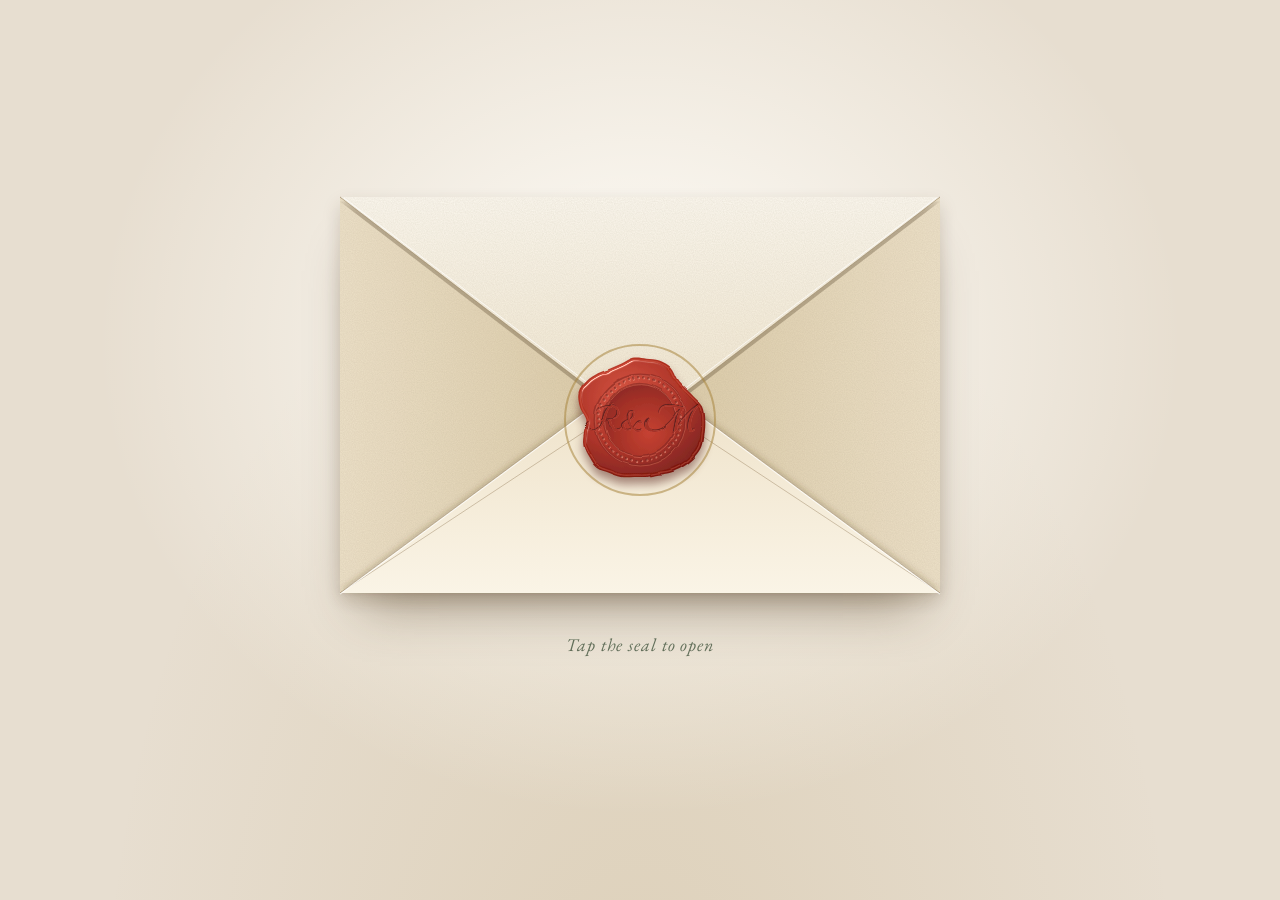
<file: envelope.html>
<!DOCTYPE html>
<html lang="en">
<head>
<meta charset="UTF-8">
<meta name="viewport" content="width=device-width, initial-scale=1.0">
<meta name="theme-color" content="#F4ECDD">
<title>Reymond &amp; Ma. Joan — You're Invited</title>
<link rel="preconnect" href="https://fonts.googleapis.com">
<link href="https://fonts.googleapis.com/css2?family=Cormorant+Garamond:ital,wght@0,400;0,500;0,600;1,400&family=EB+Garamond:ital,wght@0,400;0,500;1,400&family=Tangerine:wght@400;700&display=swap" rel="stylesheet">
<link rel="prefetch" href="landing.html">
<style>
  :root{
    --ivory:#FAF6EF;
    --forest:#2E3B2C;
    --forest-soft:#4A5B45;
    --gold:#A8863F;
    --gold-soft:#C9AC72;
    --blush:#E7DED0;
  }
  *{ box-sizing:border-box; -webkit-tap-highlight-color:transparent; }
  html,body{ margin:0; height:100%; }
  body{
    background:
      radial-gradient(ellipse at 50% 38%, #FFFDF8 0%, rgba(255,253,248,0) 60%),
      radial-gradient(ellipse at 50% 120%, rgba(168,134,63,0.16), transparent 60%),
      var(--blush);
    font-family:'EB Garamond', serif;
    color:var(--forest);
    overflow:hidden;
  }

  .scene{
    position:relative; z-index:2;
    height:100%;
    display:flex; flex-direction:column;
    align-items:center; justify-content:center;
    padding:24px 0 8vh;
    transition:opacity .55s ease;
  }
  .scene.leaving{ opacity:0; }

  /* ---------- ENVELOPE ---------- */
  .envelope{
    --w:min(92vw, 600px);
    position:relative;
    width:var(--w);
    height:calc(var(--w) * 0.66);
    perspective:1400px;
    animation:env-in 1s cubic-bezier(.2,.8,.2,1) backwards;
    transition:transform 1.1s cubic-bezier(.5,0,.2,1);
  }
  @keyframes env-in{
    from{ opacity:0; transform:translateY(26px) scale(.96); }
    to{ opacity:1; transform:none; }
  }
  .envelope > *{ position:absolute; }

  .env-back{
    inset:0;
    border-radius:3px;
    background:linear-gradient(180deg,#D9C79F,#CDB88C);
    box-shadow:0 34px 50px -22px rgba(70,48,20,.45), 0 8px 18px rgba(70,48,20,.18);
    z-index:1;
  }

  /* letter / invitation card */
  .letter{
    left:6%; top:7%;
    width:88%; height:88%;
    z-index:2;
    background:linear-gradient(180deg,#FFFDF8,#F8F1E4);
    border:1px solid var(--gold-soft);
    box-shadow:0 2px 10px rgba(70,48,20,.18);
    padding:2.2%;
    transform:translateY(0);
  }
  .letter::before{
    content:""; position:absolute; inset:2.2%;
    border:1px solid rgba(201,172,114,.65);
  }
  .letter-in{
    position:relative; height:100%;
    display:flex; flex-direction:column; align-items:center;
    text-align:center; padding-top:calc(var(--w) * .035);
  }
  .l-eyebrow{
    margin:0; font-style:italic; color:var(--forest-soft);
    font-size:clamp(11px, calc(var(--w) * .026), 15px); letter-spacing:.04em;
  }
  .l-names{
    margin:.1em 0 0; font-family:'Tangerine','Cormorant Garamond',serif; font-weight:700;
    color:var(--forest); line-height:.95;
    font-size:clamp(30px, calc(var(--w) * .1), 64px); white-space:nowrap;
  }
  .l-names .amp{ color:var(--gold); font-size:.8em; margin:0 .08em; }
  .l-date{
    margin:.5em 0 0; letter-spacing:.16em; text-transform:uppercase;
    font-size:clamp(10px, calc(var(--w) * .022), 13px); color:var(--forest-soft);
  }

  /* front of the envelope (side + bottom flaps) */
  .pocket{ inset:0; width:100%; height:100%; z-index:3; display:block; overflow:visible; pointer-events:none; }

  /* soft shadow the closed top flap casts onto the pocket */
  .flap-shadow{
    left:0; top:0; width:100%; height:58%;
    z-index:3;
    clip-path:polygon(0 0,100% 0,50% 100%);
    background:rgba(60,40,16,.55);
    filter:blur(7px);
    transform:translateY(5px);
    opacity:.5;
    transition:opacity .35s ease;
    pointer-events:none;
  }

  /* top flap (rotates open around its top edge) */
  .flap{
    left:0; top:0; width:100%; height:58%;
    z-index:4;
    transform-origin:50% 0;
    transform-style:preserve-3d;
    pointer-events:none;
  }
  .flap svg{
    position:absolute; inset:0; width:100%; height:100%;
    display:block; overflow:visible;
    backface-visibility:hidden; -webkit-backface-visibility:hidden;
  }
  .flap .face-in{ transform:rotateY(180deg); }

  /* ---------- WAX SEAL BUTTON ---------- */
  .seal{
    --s:max(88px, calc(var(--w) * .24));
    left:50%; top:56.5%;
    width:var(--s); height:var(--s);
    margin:calc(var(--s) / -2) 0 0 calc(var(--s) / -2);
    padding:0; border:0; background:none; cursor:pointer;
    z-index:6;
    border-radius:50%;
    animation:seal-breathe 2.8s ease-in-out 1.2s infinite;
  }
  .seal svg{
    width:100%; height:100%; display:block; overflow:visible;
    filter:drop-shadow(0 7px 5px rgba(70,14,8,.45));
    transition:transform .18s ease;
  }
  .seal:hover svg{ transform:scale(1.05) rotate(-2deg); }
  .seal:active svg{ transform:scale(.93); }
  .seal:focus-visible{ outline:2px solid var(--gold); outline-offset:6px; }
  .seal::after{               /* invitation ring that pulses outward */
    content:""; position:absolute; inset:-4px; border-radius:50%;
    border:2px solid rgba(168,134,63,.55);
    animation:seal-ping 2.8s ease-out 1.2s infinite;
    pointer-events:none;
  }
  @keyframes seal-breathe{ 0%,100%{ transform:scale(1); } 50%{ transform:scale(1.045); } }
  @keyframes seal-ping{
    0%{ transform:scale(.92); opacity:.9; }
    70%,100%{ transform:scale(1.45); opacity:0; }
  }

  .hint{
    margin:clamp(22px, 5vh, 40px) 0 0;
    font-style:italic; letter-spacing:.05em;
    font-size:clamp(15px, 4vw, 18px);
    color:var(--forest-soft);
    opacity:0;
    animation:hint-in 1s ease 1.3s forwards;
    transition:opacity .4s ease;
  }
  @keyframes hint-in{ to{ opacity:.85; } }

  /* ---------- OPENING SEQUENCE (added by JS on tap) ---------- */
  .opening .hint{ animation:none; opacity:0; }
  .opening .seal{ animation:seal-break .5s ease forwards; pointer-events:none; }
  .opening .seal::after{ animation:none; opacity:0; }
  .opening .flap-shadow{ opacity:0; }
  .opening .flap{ animation:flap-open 1s cubic-bezier(.45,.05,.3,1) .38s forwards; }
  .opening .letter{ animation:letter-rise 1.15s cubic-bezier(.4,0,.2,1) 1.05s forwards; }
  .opening .envelope{ transform:translateY(14%); }

  @keyframes seal-break{
    0%{ transform:scale(1); opacity:1; }
    28%{ transform:scale(.9); opacity:1; }
    100%{ transform:scale(1.35); opacity:0; }
  }
  @keyframes flap-open{
    0%{ transform:rotateX(0deg); z-index:4; }
    49%{ z-index:4; }
    50%{ z-index:1; }
    100%{ transform:rotateX(180deg); z-index:1; }
  }
  @keyframes letter-rise{
    to{ transform:translateY(-44%); }
  }

  /* wax crumbs flung out when the seal breaks */
  .crumb{
    position:absolute; z-index:7; pointer-events:none;
    background:radial-gradient(circle at 35% 30%, #D8523F, #7E140C 70%);
    border-radius:45% 55% 50% 50%;
  }

  /* falling petals */
  .petal{
    position:fixed; top:-24px; z-index:1; pointer-events:none;
    animation:fall linear forwards;
  }
  .petal svg{ width:100%; height:100%; display:block; }
  @keyframes fall{
    0%{ transform:translateY(-24px) rotate(0deg); }
    100%{ transform:translateY(112vh) rotate(360deg); }
  }

  @media (prefers-reduced-motion: reduce){
    .envelope{ animation:none; }
    .seal, .seal::after{ animation:none; }
    .petal{ display:none; }
  }
</style>
</head>
<body>

<main class="scene" id="scene">
  <div class="envelope" id="envelope">
    <div class="env-back"></div>

    <div class="letter">
      <div class="letter-in">
        <p class="l-eyebrow">Together with their families</p>
        <h2 class="l-names">Reymond <span class="amp">&amp;</span> Ma. Joan</h2>
        <p class="l-date">November 28, 2026</p>
        <p class="l-date">9:00 am</p>
      </div>
    </div>

    <!-- front of envelope: left / right / bottom flaps -->
    <svg class="pocket" viewBox="0 0 600 396" preserveAspectRatio="none" aria-hidden="true">
      <defs>
        <linearGradient id="gL" x1="0" y1="0" x2="1" y2="0">
          <stop offset="0" stop-color="#EDE1C8"/><stop offset="1" stop-color="#DBCAA6"/>
        </linearGradient>
        <linearGradient id="gR" x1="1" y1="0" x2="0" y2="0">
          <stop offset="0" stop-color="#EDE1C8"/><stop offset="1" stop-color="#DBCAA6"/>
        </linearGradient>
        <linearGradient id="gB" x1="0" y1="1" x2="0" y2="0">
          <stop offset="0" stop-color="#FAF4E6"/><stop offset="1" stop-color="#EDE0C6"/>
        </linearGradient>
        <filter id="grain" x="0" y="0" width="100%" height="100%">
          <feTurbulence type="fractalNoise" baseFrequency=".9" numOctaves="2" seed="3" result="n"/>
          <feColorMatrix in="n" type="matrix" values="0 0 0 0 .35  0 0 0 0 .28  0 0 0 0 .18  0 0 0 .22 0" result="g"/>
          <feComposite in="g" in2="SourceGraphic" operator="in" result="gi"/>
          <feMerge><feMergeNode in="SourceGraphic"/><feMergeNode in="gi"/></feMerge>
        </filter>
        <filter id="lift" x="-5%" y="-10%" width="110%" height="120%">
          <feDropShadow dx="0" dy="-2" stdDeviation="3" flood-color="#4a3414" flood-opacity=".28"/>
        </filter>
      </defs>
      <g filter="url(#grain)">
        <polygon points="0,0 300,198 0,396" fill="url(#gL)"/>
        <polygon points="600,0 300,198 600,396" fill="url(#gR)"/>
      </g>
      <g filter="url(#lift)">
        <polygon points="0,396 300,174 600,396" fill="url(#gB)"/>
      </g>
      <g fill="none" vector-effect="non-scaling-stroke">
        <polyline points="0,0 300,198 0,396" stroke="rgba(110,82,40,.30)" stroke-width="1" vector-effect="non-scaling-stroke"/>
        <polyline points="600,0 300,198 600,396" stroke="rgba(110,82,40,.30)" stroke-width="1" vector-effect="non-scaling-stroke"/>
        <polyline points="0,396 300,174 600,396" stroke="rgba(255,255,255,.75)" stroke-width="1.2" vector-effect="non-scaling-stroke" transform="translate(0,1)"/>
        <polyline points="0,396 300,174 600,396" stroke="rgba(110,82,40,.32)" stroke-width="1" vector-effect="non-scaling-stroke"/>
      </g>
    </svg>

    <div class="flap-shadow"></div>

    <!-- top flap: outer paper face + inner liner face -->
    <div class="flap" id="flap">
      <svg class="face-out" viewBox="0 0 600 230" preserveAspectRatio="none" aria-hidden="true">
        <defs>
          <linearGradient id="gF" x1="0" y1="0" x2="0" y2="1">
            <stop offset="0" stop-color="#FCF8EE"/><stop offset="1" stop-color="#F1E6CF"/>
          </linearGradient>
          <filter id="grain2" x="0" y="0" width="100%" height="100%">
            <feTurbulence type="fractalNoise" baseFrequency=".9" numOctaves="2" seed="8" result="n"/>
            <feColorMatrix in="n" type="matrix" values="0 0 0 0 .35  0 0 0 0 .28  0 0 0 0 .18  0 0 0 .22 0" result="g"/>
            <feComposite in="g" in2="SourceGraphic" operator="in" result="gi"/>
            <feMerge><feMergeNode in="SourceGraphic"/><feMergeNode in="gi"/></feMerge>
          </filter>
        </defs>
        <polygon points="0,0 600,0 300,230" fill="url(#gF)" filter="url(#grain2)"/>
        <polyline points="0,0 300,230 600,0" fill="none" stroke="rgba(110,82,40,.34)" stroke-width="1" vector-effect="non-scaling-stroke"/>
        <polyline points="4,1 300,226 596,1" fill="none" stroke="rgba(255,255,255,.7)" stroke-width="1" vector-effect="non-scaling-stroke"/>
      </svg>
      <svg class="face-in" viewBox="0 0 600 230" preserveAspectRatio="none" aria-hidden="true">
        <defs>
          <linearGradient id="gFi" x1="0" y1="0" x2="0" y2="1">
            <stop offset="0" stop-color="#CDB88C"/><stop offset="1" stop-color="#DCCBA3"/>
          </linearGradient>
        </defs>
        <polygon points="0,0 600,0 300,230" fill="url(#gFi)"/>
        <polyline points="0,0 300,230 600,0" fill="none" stroke="rgba(90,66,28,.35)" stroke-width="1" vector-effect="non-scaling-stroke"/>
      </svg>
    </div>

    <!-- the wax seal = the button -->
    <button class="seal" id="seal" type="button" aria-label="Break the wax seal to open the invitation">
      <svg viewBox="0 0 200 200" aria-hidden="true">
        <defs>
          <radialGradient id="waxBase" cx="38%" cy="32%" r="80%">
            <stop offset="0" stop-color="#D4513C"/>
            <stop offset=".55" stop-color="#A92A1B"/>
            <stop offset="1" stop-color="#6F120B"/>
          </radialGradient>
          <radialGradient id="waxDisc" cx="62%" cy="68%" r="85%">
            <stop offset="0" stop-color="#C23A27"/>
            <stop offset=".6" stop-color="#9C2416"/>
            <stop offset="1" stop-color="#7A170E"/>
          </radialGradient>
          <filter id="waxFx" x="-10%" y="-10%" width="120%" height="120%">
            <feTurbulence type="fractalNoise" baseFrequency=".03" numOctaves="2" seed="5" result="noise"/>
            <feDisplacementMap in="SourceGraphic" in2="noise" scale="5" xChannelSelector="R" yChannelSelector="G" result="disp"/>
            <feGaussianBlur in="disp" stdDeviation="2.4" result="blur"/>
            <feSpecularLighting in="blur" surfaceScale="6" specularConstant="1.1" specularExponent="62" lighting-color="#FFC9BA" result="spec">
              <feDistantLight azimuth="235" elevation="50"/>
            </feSpecularLighting>
            <feComposite in="spec" in2="disp" operator="in" result="specIn"/>
            <feComposite in="disp" in2="specIn" operator="arithmetic" k1="0" k2="1" k3="1" k4="0"/>
          </filter>
        </defs>
        <g filter="url(#waxFx)">
          <path d="M190.7 100.0 C191.0 106.3 190.3 112.6 189.6 119.0 C188.8 125.4 188.7 132.5 186.1 138.3 C183.6 144.2 178.9 149.5 174.3 154.0 C169.8 158.5 164.3 162.3 159.0 165.5 C153.6 168.7 147.9 171.3 142.2 173.1 C136.5 174.9 130.4 175.1 124.7 176.1 C119.1 177.1 113.8 178.6 108.3 179.1 C102.8 179.6 97.4 179.1 91.7 179.1 C86.0 179.1 80.0 180.0 74.3 179.0 C68.6 178.1 63.3 175.5 57.6 173.5 C51.8 171.4 44.7 170.4 39.9 166.8 C35.1 163.2 31.9 157.0 28.8 151.7 C25.7 146.4 22.4 140.9 21.3 135.0 C20.2 129.2 21.6 122.3 22.3 116.5 C23.1 110.7 26.5 105.7 25.6 100.0 C24.7 94.3 18.5 88.6 16.7 82.3 C14.9 76.0 13.3 68.1 14.8 62.1 C16.3 56.0 21.4 50.6 25.8 46.1 C30.3 41.6 36.2 38.1 41.6 35.2 C47.1 32.2 53.1 30.6 58.6 28.3 C64.1 26.1 69.2 24.1 74.5 21.6 C79.9 19.2 85.2 14.9 90.9 13.7 C96.7 12.6 103.0 14.2 109.0 14.8 C114.9 15.4 121.3 15.5 126.8 17.4 C132.4 19.4 138.3 22.3 142.4 26.5 C146.5 30.8 148.1 38.2 151.4 42.9 C154.6 47.7 158.1 51.0 161.9 55.0 C165.7 59.0 169.9 62.6 174.1 67.0 C178.4 71.4 184.7 75.9 187.5 81.4 C190.2 86.9 190.3 93.7 190.7 100.0 Z" fill="url(#waxBase)"/>
          <path d="M190.7 100.0 C191.0 106.3 190.3 112.6 189.6 119.0 C188.8 125.4 188.7 132.5 186.1 138.3 C183.6 144.2 178.9 149.5 174.3 154.0 C169.8 158.5 164.3 162.3 159.0 165.5 C153.6 168.7 147.9 171.3 142.2 173.1 C136.5 174.9 130.4 175.1 124.7 176.1 C119.1 177.1 113.8 178.6 108.3 179.1 C102.8 179.6 97.4 179.1 91.7 179.1 C86.0 179.1 80.0 180.0 74.3 179.0 C68.6 178.1 63.3 175.5 57.6 173.5 C51.8 171.4 44.7 170.4 39.9 166.8 C35.1 163.2 31.9 157.0 28.8 151.7 C25.7 146.4 22.4 140.9 21.3 135.0 C20.2 129.2 21.6 122.3 22.3 116.5 C23.1 110.7 26.5 105.7 25.6 100.0 C24.7 94.3 18.5 88.6 16.7 82.3 C14.9 76.0 13.3 68.1 14.8 62.1 C16.3 56.0 21.4 50.6 25.8 46.1 C30.3 41.6 36.2 38.1 41.6 35.2 C47.1 32.2 53.1 30.6 58.6 28.3 C64.1 26.1 69.2 24.1 74.5 21.6 C79.9 19.2 85.2 14.9 90.9 13.7 C96.7 12.6 103.0 14.2 109.0 14.8 C114.9 15.4 121.3 15.5 126.8 17.4 C132.4 19.4 138.3 22.3 142.4 26.5 C146.5 30.8 148.1 38.2 151.4 42.9 C154.6 47.7 158.1 51.0 161.9 55.0 C165.7 59.0 169.9 62.6 174.1 67.0 C178.4 71.4 184.7 75.9 187.5 81.4 C190.2 86.9 190.3 93.7 190.7 100.0 Z" fill="none" stroke="#E4725E" stroke-opacity=".35" stroke-width="2" transform="translate(100 100) scale(.965) translate(-100 -100)"/>
          <!-- raised rim + dotted ring -->
          <circle cx="100" cy="100" r="63" fill="none" stroke="#7B190F" stroke-width="3" stroke-opacity=".55"/>
          <circle cx="100" cy="100" r="63" fill="none" stroke="#E6806C" stroke-width="1.2" stroke-opacity=".5" transform="translate(.9 .9)"/>
          <circle cx="100" cy="100" r="57" fill="none" stroke="#F0907D" stroke-width="3.4" stroke-linecap="round" stroke-dasharray="0.1 7.1" stroke-opacity=".75"/>
          <circle cx="100" cy="100" r="57" fill="none" stroke="#5E0E07" stroke-width="3.4" stroke-linecap="round" stroke-dasharray="0.1 7.1" stroke-opacity=".5" transform="translate(-.9 -.9)"/>
          <!-- inner disc -->
          <circle cx="100" cy="100" r="50" fill="url(#waxDisc)"/>
          <circle cx="100" cy="100" r="50" fill="none" stroke="#5E0E07" stroke-opacity=".45" stroke-width="1.6" transform="translate(-.8 -.8)"/>
          <circle cx="100" cy="100" r="50" fill="none" stroke="#F0907D" stroke-opacity=".45" stroke-width="1.2" transform="translate(.9 .9)"/>
          <!-- embossed monogram -->
          <g font-family="'Tangerine','Cormorant Garamond',cursive" font-weight="700" font-size="58" text-anchor="middle">
            <text x="98.8" y="115.2" fill="#4F0B05" fill-opacity=".85">R&amp;M</text>
            <text x="101.2" y="116.8" fill="#F29A87" fill-opacity=".6">R&amp;M</text>
            <text x="100" y="116" fill="#A02518">R&amp;M</text>
          </g>
        </g>
      </svg>
    </button>
  </div>

  <p class="hint" id="hint">Tap the seal to open</p>
</main>

<script>
(function(){
  var scene = document.getElementById("scene");
  var seal  = document.getElementById("seal");
  var env   = document.getElementById("envelope");
  var opened = false;
  var reduce = window.matchMedia && window.matchMedia("(prefers-reduced-motion: reduce)").matches;

  function goLanding(){ window.location.href = "landing.html"; }

  function crumbs(){
    var r = seal.getBoundingClientRect();
    var cx = r.left + r.width / 2, cy = r.top + r.height / 2;
    for (var i = 0; i < 14; i++){
      var c = document.createElement("div");
      c.className = "crumb";
      var size = 5 + Math.random() * 9;
      c.style.width = size + "px"; c.style.height = size + "px";
      c.style.left = (cx - size / 2) + "px"; c.style.top = (cy - size / 2) + "px";
      document.body.appendChild(c);
      var ang = Math.random() * Math.PI * 2;
      var dist = r.width * (.55 + Math.random() * .8);
      var dx = Math.cos(ang) * dist, dy = Math.sin(ang) * dist * .8;
      var a = c.animate([
        { transform:"translate(0,0) scale(.6) rotate(0deg)", opacity:1 },
        { transform:"translate(" + dx + "px," + dy + "px) scale(1) rotate(" + (Math.random()*240-120) + "deg)", opacity:1, offset:.5 },
        { transform:"translate(" + (dx*1.1) + "px," + (dy + 70 + Math.random()*60) + "px) scale(.7) rotate(" + (Math.random()*360) + "deg)", opacity:0 }
      ], { duration: 850 + Math.random()*350, easing:"cubic-bezier(.2,.7,.3,1)", fill:"forwards" });
      a.onfinish = (function(el){ return function(){ el.remove(); }; })(c);
    }
  }

  function openInvitation(){
    if (opened) return;
    opened = true;
    if (reduce){
      scene.classList.add("leaving");
      setTimeout(goLanding, 350);
      return;
    }
    scene.classList.add("opening");
    crumbs();
    setTimeout(function(){ scene.classList.add("leaving"); }, 2500);
    setTimeout(goLanding, 3050);
  }
  seal.addEventListener("click", openInvitation);

  // a few drifting petals for atmosphere
  var petalSVG = '<svg viewBox="0 0 20 20" xmlns="http://www.w3.org/2000/svg"><path d="M10 2 C13 2 15 5 13 9 C17 8 19 11 17 14 C19 17 16 19 13 17 C13 20 9 20 9 17 C6 19 3 17 5 14 C1 13 2 9 6 9 C3 6 6 2 10 2 Z" fill="#C9AC72"/></svg>';
  function petal(){
    if (reduce) return;
    var p = document.createElement("div");
    p.className = "petal";
    p.innerHTML = petalSVG;
    var s = 10 + Math.random() * 9;
    p.style.width = s + "px"; p.style.height = s + "px";
    p.style.left = (Math.random() * 100) + "vw";
    p.style.opacity = .35 + Math.random() * .35;
    var d = 9 + Math.random() * 7;
    p.style.animationDuration = d + "s";
    document.body.appendChild(p);
    setTimeout(function(){ p.remove(); }, d * 1000 + 200);
  }
  setInterval(petal, 1100);
  for (var i = 0; i < 4; i++) setTimeout(petal, i * 400);
})();
</script>
</body>
</html>
</file>
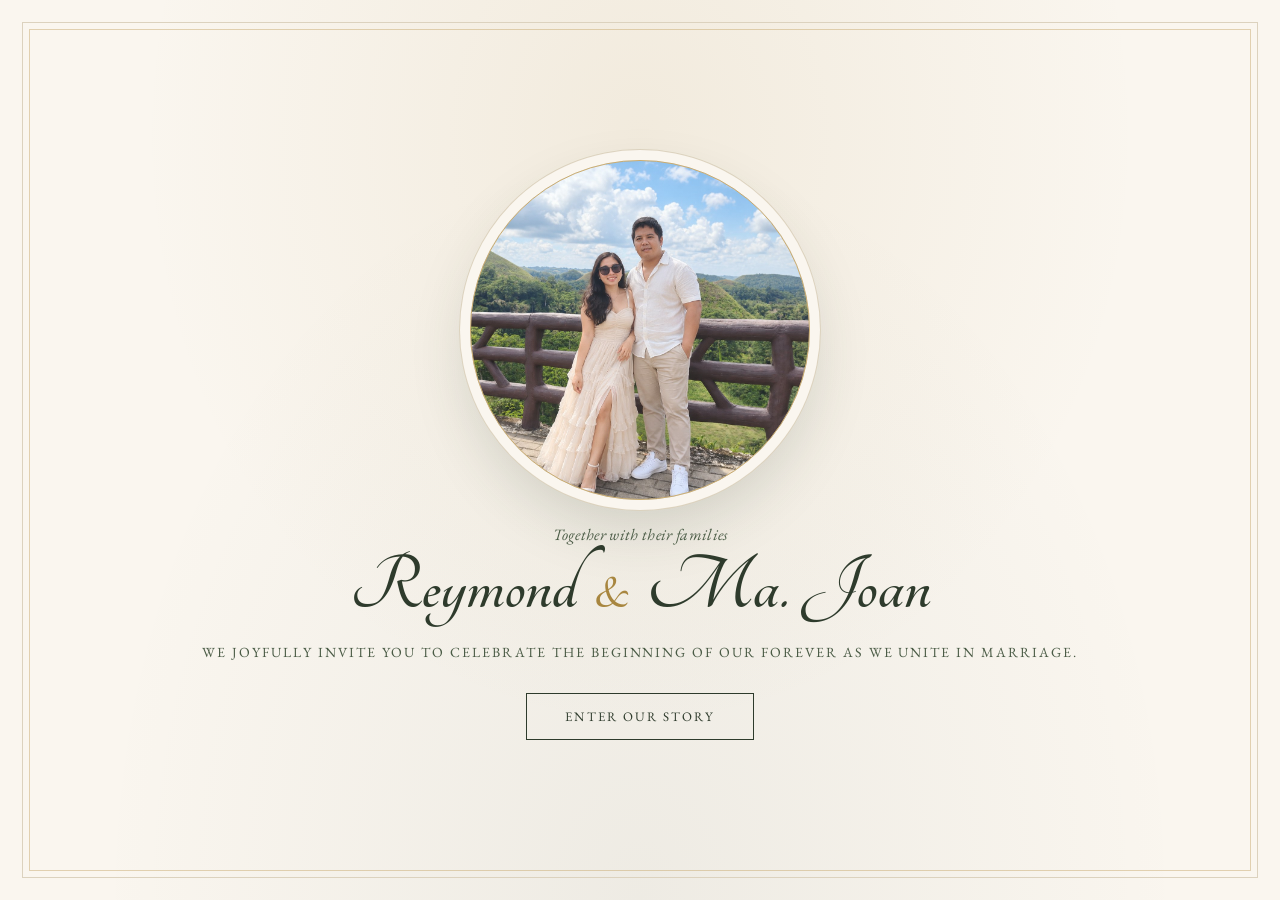
<file: landing.html>
<!DOCTYPE html>
<html lang="en">
<head>
<meta charset="UTF-8">
<meta name="viewport" content="width=device-width, initial-scale=1.0">
<title>Reymond &amp; Ma. Joan — Welcome</title>
<link href="https://fonts.googleapis.com/css2?family=Cormorant+Garamond:ital,wght@0,400;0,500;0,600;1,400&family=EB+Garamond:ital,wght@0,400;0,500;1,400&family=Tangerine:wght@400;700&display=swap" rel="stylesheet">
<style>
  :root{
    --ivory:#FAF6EF;
    --forest:#2E3B2C;
    --forest-soft:#4A5B45;
    --gold:#A8863F;
    --gold-soft:#C9AC72;
    --blush:#E7DED0;
    --line:#DCD2BE;
  }
  *{ box-sizing:border-box; }
  html,body{
    margin:0; padding:0; min-height:100%;
    overflow-x:hidden; overflow-y:auto;
    background:var(--ivory);
    font-family:'EB Garamond', serif;
  }
  .stage{
    position:relative;
    width:100%; min-height:100vh;
    display:flex; flex-direction:column;
    align-items:center; justify-content:center;
    text-align:center;
    padding:40px 24px;
    background:
      radial-gradient(ellipse at 50% 15%, rgba(168,134,63,0.10), transparent 55%),
      radial-gradient(ellipse at 50% 100%, rgba(46,59,44,0.06), transparent 60%),
      var(--ivory);
  }
  .frame-border{
    position:absolute; inset:22px;
    border:1px solid var(--line);
    pointer-events:none;
    z-index:2;
  }
  .frame-border::before{
    content:"";
    position:absolute; inset:6px;
    border:1px solid var(--gold-soft);
    opacity:0.5;
  }

  /* PETALS */
  .petal{
    position:fixed;
    top:-24px;
    width:14px; height:14px;
    pointer-events:none;
    z-index:1;
    animation:fall linear infinite;
    opacity:0.7;
  }
  .petal svg{ width:100%; height:100%; display:block; }
  @keyframes fall{
    0%{ transform:translateY(-24px) rotate(0deg); }
    100%{ transform:translateY(110vh) rotate(360deg); }
  }

  /* PHOTO */
  .photo-wrap{
    position:relative;
    z-index:3;
    width:340px; height:340px;
    border-radius:50%;
    opacity:0;
    transform:translateY(36px) scale(0.85);
    animation:reveal-photo 1.1s ease forwards;
    animation-delay:0.3s;
    background:
      linear-gradient(
        rgba(250,246,239,0.08),
        rgba(250,246,239,0.08)
      ),
      url('gallery-4.jpg') center/cover no-repeat;
    border:1px solid var(--gold-soft);
    box-shadow:0 0 0 10px var(--ivory), 0 0 0 11px var(--line), 0 25px 60px rgba(46,59,44,0.18);
  }
  @keyframes reveal-photo{
    to{ opacity:1; transform:translateY(0) scale(1); }
  }

  .eyebrow{
    position:relative; z-index:3;
    font-style:italic; color:var(--forest-soft);
    font-size:16px; letter-spacing:0.02em;
    margin-top:24px;
    opacity:0;
    animation:reveal-up 0.9s ease forwards;
    animation-delay:1.1s;
  }
  h1{
    position:relative; z-index:3;
    font-family:'Tangerine', cursive;
    font-weight:700; color:var(--forest);
    font-size:82px; line-height:0.95;
    margin:4px 0 0 0;
    opacity:0;
    animation:reveal-up 0.9s ease forwards;
    animation-delay:1.4s;
  }
  .amp{ color:var(--gold); font-family:'Tangerine', cursive; font-size:64px; margin:0 6px; }

  .date-line{
    position:relative; z-index:3;
    font-size:14px; letter-spacing:0.14em; text-transform:uppercase;
    color:var(--forest-soft);
    margin-top:16px;
    opacity:0;
    animation:reveal-up 0.9s ease forwards;
    animation-delay:1.7s;
  }

  .enter-btn{
    position:relative; z-index:3;
    display:inline-block;
    margin-top:32px;
    padding:14px 38px;
    background:transparent;
    border:1px solid var(--forest);
    color:var(--forest);
    text-decoration:none;
    font-family:'EB Garamond', serif;
    font-size:13px; letter-spacing:0.16em; text-transform:uppercase;
    opacity:0;
    animation:reveal-up 0.9s ease forwards;
    animation-delay:2.1s;
    transition:background .25s ease, color .25s ease;
  }
  .enter-btn:hover{ background:var(--forest); color:var(--ivory); }

  @keyframes reveal-up{
    from{ opacity:0; transform:translateY(14px); }
    to{ opacity:1; transform:translateY(0); }
  }

  @media(max-width:520px){
    .photo-wrap{ width:220px; height:220px; }
    h1{ font-size:56px; }
    .amp{ font-size:44px; }
  }
</style>
</head>
<body>

<div class="stage">
  <div class="frame-border"></div>

  <div class="photo-wrap"></div>

  <div class="eyebrow">Together with their families</div>
  <h1>Reymond <span class="amp">&amp;</span> Ma. Joan</h1>
  <div class="date-line">we joyfully invite you to celebrate the beginning of our forever as we unite in marriage.</div>

  <a href="index.html" class="enter-btn" id="enter-btn">Enter Our Story</a>
</div>

<script>
  // Falling flower petals (SVG for reliable rendering across browsers)
  var petalSVG = '<svg viewBox="0 0 20 20" xmlns="http://www.w3.org/2000/svg"><path d="M10 2 C13 2 15 5 13 9 C17 8 19 11 17 14 C19 17 16 19 13 17 C13 20 9 20 9 17 C6 19 3 17 5 14 C1 13 2 9 6 9 C3 6 6 2 10 2 Z" fill="#C9AC72"/></svg>';

  function createPetal(){
    var petal = document.createElement("div");
    petal.className = "petal";
    petal.innerHTML = petalSVG;
    petal.style.left = (Math.random() * 100) + "vw";
    var size = 10 + Math.random() * 10;
    petal.style.width = size + "px";
    petal.style.height = size + "px";
    petal.style.animationDuration = (7 + Math.random() * 8) + "s";
    petal.style.opacity = 0.45 + Math.random() * 0.4;
    document.body.appendChild(petal);
    setTimeout(function(){ petal.remove(); }, 16000);
  }
  // ---- Move on to the main website (index.html) ----
  // Guests can tap "Enter Our Story" any time; otherwise they go in automatically.
  var AUTO_ENTER_SECONDS = 120;   // <- change this number to shorten/lengthen the stay (120 = 2 minutes)
  var going = false;
  function goToSite(){
    if (going) return;
    going = true;
    try { sessionStorage.setItem("rmw_entered", "1"); } catch(e){}
    window.location.href = "index.html";
  }
  document.getElementById("enter-btn").addEventListener("click", function(e){
    e.preventDefault();
    goToSite();
  });
  setTimeout(goToSite, AUTO_ENTER_SECONDS * 1000);

  setInterval(createPetal, 500);
  for (var i = 0; i < 8; i++){ setTimeout(createPetal, i * 250); }
</script>

</body>
</html>
</file>
